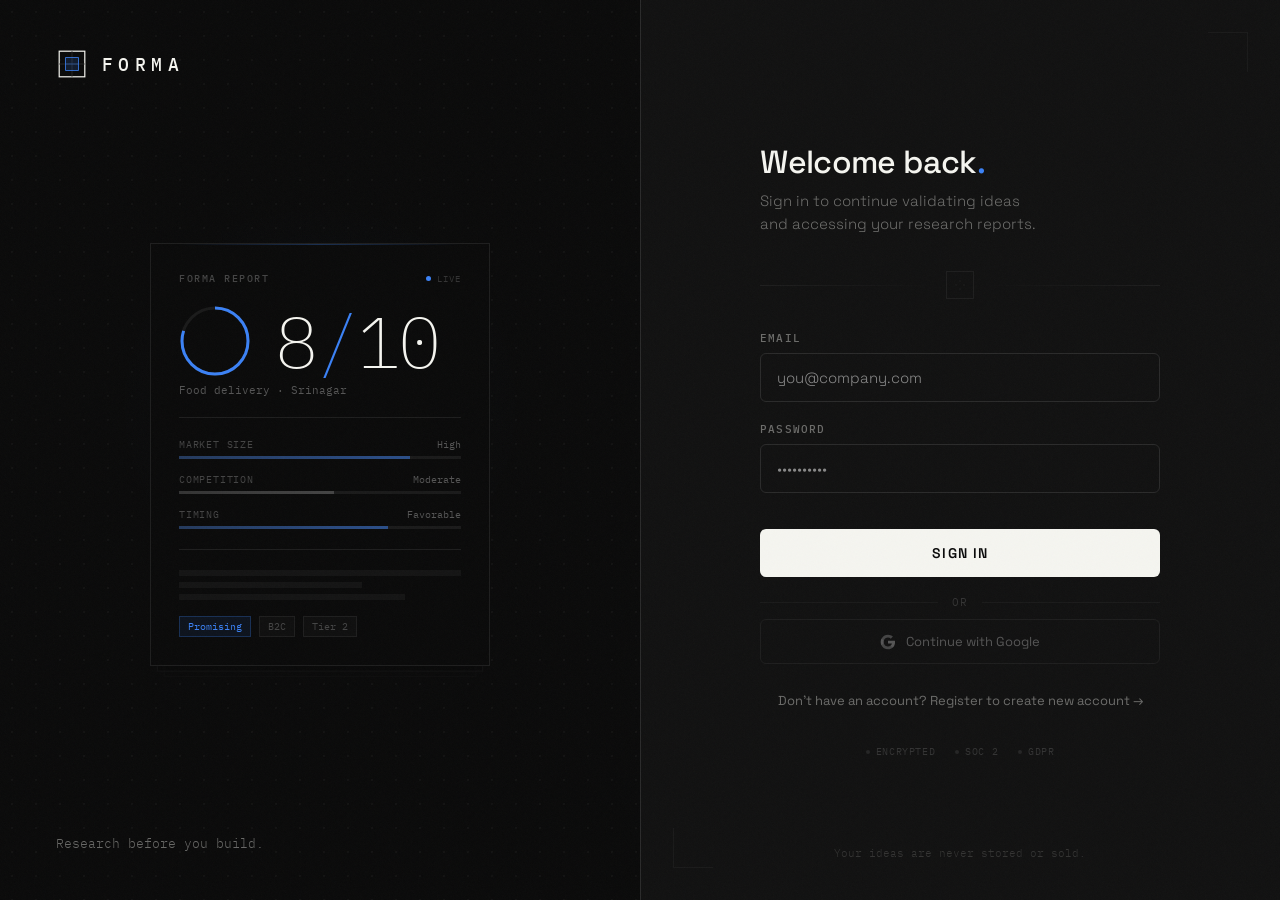
<file: frontend/login_test.html>
<!DOCTYPE html>
<html lang="en">
<head>
  <meta charset="UTF-8">
  <meta name="viewport" content="width=device-width, initial-scale=1.0">
  <meta name="description" content="Sign in to Forma — AI-powered market research tool. Access your reports and validate ideas.">
  <title>Forma — Sign In</title>
  <link rel="preconnect" href="https://fonts.googleapis.com">
  <link rel="preconnect" href="https://fonts.gstatic.com" crossorigin>
  <link href="https://fonts.googleapis.com/css2?family=IBM+Plex+Mono:wght@200;300;400;500;600&family=Space+Grotesk:wght@300;400;500;600;700&display=swap" rel="stylesheet">
  <link rel="stylesheet" href="login_test.css">
  
</head>
<body>
  <main class="login-container" id="login-page">

    <!-- Left: Brand Panel -->
    <section class="panel panel--brand" aria-label="Branding">
      <div class="wordmark">
        <svg class="wordmark__logo" viewBox="0 0 40 40" fill="none" xmlns="http://www.w3.org/2000/svg">
          <rect x="4" y="4" width="32" height="32" stroke="#f5f5f0" stroke-width="1.5" fill="none"/>
          <line x1="4" y1="20" x2="36" y2="20" stroke="#2a2a2a" stroke-width="1"/>
          <line x1="20" y1="4" x2="20" y2="36" stroke="#2a2a2a" stroke-width="1"/>
          <rect x="12" y="12" width="16" height="16" fill="#3b82f6" opacity="0.15"/>
          <rect x="12" y="12" width="16" height="16" stroke="#3b82f6" stroke-width="1" fill="none"/>
          <line x1="12" y1="20" x2="28" y2="20" stroke="#3b82f6" stroke-width="1" opacity="0.5"/>
        </svg>
        <span class="wordmark__text">FORMA</span>
      </div>

      <div class="scorecard-wrapper">
        <div class="card-stack" id="cardStack" aria-hidden="true">

          <!-- Card 1 -->
          <div class="report-card" data-pos="0" data-card="0">
            <div class="report-card__header">
              <div class="report-card__label">Forma Report</div>
              <div class="report-card__status">
                <span class="report-card__status-dot"></span>
                Live
              </div>
            </div>
            <div class="report-card__score-area">
              <svg class="score-arc" width="72" height="72" viewBox="0 0 72 72">
                <circle class="score-arc__bg" cx="36" cy="36" r="33" />
                <circle class="score-arc__fill" cx="36" cy="36" r="33"
                        transform="rotate(-90 36 36)"
                        data-target="41.4" />
              </svg>
              <div>
                <div class="report-card__score">8<span class="accent">/</span>10</div>
              </div>
            </div>
            <div class="report-card__context">Food delivery · Srinagar</div>
            <hr class="report-card__hr">
            <div class="report-card__metrics">
              <div class="metric">
                <div class="metric__header">
                  <span class="metric__name">Market Size</span>
                  <span class="metric__value">High</span>
                </div>
                <div class="metric__bar">
                  <div class="metric__fill metric__fill--accent" data-width="82"></div>
                </div>
              </div>
              <div class="metric">
                <div class="metric__header">
                  <span class="metric__name">Competition</span>
                  <span class="metric__value">Moderate</span>
                </div>
                <div class="metric__bar">
                  <div class="metric__fill" data-width="55"></div>
                </div>
              </div>
              <div class="metric">
                <div class="metric__header">
                  <span class="metric__name">Timing</span>
                  <span class="metric__value">Favorable</span>
                </div>
                <div class="metric__bar">
                  <div class="metric__fill metric__fill--accent" data-width="74"></div>
                </div>
              </div>
            </div>
            <hr class="report-card__hr">
            <div class="report-card__ghost-lines">
              <div class="report-card__ghost-line"></div>
              <div class="report-card__ghost-line"></div>
              <div class="report-card__ghost-line"></div>
            </div>
            <div class="report-card__tags">
              <span class="report-card__tag report-card__tag--accent">Promising</span>
              <span class="report-card__tag report-card__tag--neutral">B2C</span>
              <span class="report-card__tag report-card__tag--neutral">Tier 2</span>
            </div>
          </div>

          <!-- Card 2 -->
          <div class="report-card" data-pos="1" data-card="1">
            <div class="report-card__header">
              <div class="report-card__label">Forma Report</div>
              <div class="report-card__status">
                <span class="report-card__status-dot"></span>
                Live
              </div>
            </div>
            <div class="report-card__score-area">
              <svg class="score-arc" width="72" height="72" viewBox="0 0 72 72">
                <circle class="score-arc__bg" cx="36" cy="36" r="33" />
                <circle class="score-arc__fill" cx="36" cy="36" r="33"
                        transform="rotate(-90 36 36)"
                        data-target="82.8" />
              </svg>
              <div>
                <div class="report-card__score">6<span class="accent">/</span>10</div>
              </div>
            </div>
            <div class="report-card__context">EdTech platform · Bangalore</div>
            <hr class="report-card__hr">
            <div class="report-card__metrics">
              <div class="metric">
                <div class="metric__header">
                  <span class="metric__name">Market Size</span>
                  <span class="metric__value">Large</span>
                </div>
                <div class="metric__bar">
                  <div class="metric__fill metric__fill--accent" data-width="90"></div>
                </div>
              </div>
              <div class="metric">
                <div class="metric__header">
                  <span class="metric__name">Competition</span>
                  <span class="metric__value">Saturated</span>
                </div>
                <div class="metric__bar">
                  <div class="metric__fill" data-width="92"></div>
                </div>
              </div>
              <div class="metric">
                <div class="metric__header">
                  <span class="metric__name">Timing</span>
                  <span class="metric__value">Late</span>
                </div>
                <div class="metric__bar">
                  <div class="metric__fill" data-width="35"></div>
                </div>
              </div>
            </div>
            <hr class="report-card__hr">
            <div class="report-card__ghost-lines">
              <div class="report-card__ghost-line"></div>
              <div class="report-card__ghost-line"></div>
              <div class="report-card__ghost-line"></div>
            </div>
            <div class="report-card__tags">
              <span class="report-card__tag report-card__tag--red">Risky</span>
              <span class="report-card__tag report-card__tag--neutral">B2C</span>
              <span class="report-card__tag report-card__tag--neutral">Tier 1</span>
            </div>
          </div>

          <!-- Card 3 -->
          <div class="report-card" data-pos="2" data-card="2">
            <div class="report-card__header">
              <div class="report-card__label">Forma Report</div>
              <div class="report-card__status">
                <span class="report-card__status-dot"></span>
                Live
              </div>
            </div>
            <div class="report-card__score-area">
              <svg class="score-arc" width="72" height="72" viewBox="0 0 72 72">
                <circle class="score-arc__bg" cx="36" cy="36" r="33" />
                <circle class="score-arc__fill" cx="36" cy="36" r="33"
                        transform="rotate(-90 36 36)"
                        data-target="20.7" />
              </svg>
              <div>
                <div class="report-card__score">9<span class="accent">/</span>10</div>
              </div>
            </div>
            <div class="report-card__context">Sustainable fashion · Mumbai</div>
            <hr class="report-card__hr">
            <div class="report-card__metrics">
              <div class="metric">
                <div class="metric__header">
                  <span class="metric__name">Market Size</span>
                  <span class="metric__value">Growing</span>
                </div>
                <div class="metric__bar">
                  <div class="metric__fill metric__fill--accent" data-width="76"></div>
                </div>
              </div>
              <div class="metric">
                <div class="metric__header">
                  <span class="metric__name">Competition</span>
                  <span class="metric__value">Low</span>
                </div>
                <div class="metric__bar">
                  <div class="metric__fill" data-width="28"></div>
                </div>
              </div>
              <div class="metric">
                <div class="metric__header">
                  <span class="metric__name">Timing</span>
                  <span class="metric__value">Perfect</span>
                </div>
                <div class="metric__bar">
                  <div class="metric__fill metric__fill--accent" data-width="95"></div>
                </div>
              </div>
            </div>
            <hr class="report-card__hr">
            <div class="report-card__ghost-lines">
              <div class="report-card__ghost-line"></div>
              <div class="report-card__ghost-line"></div>
              <div class="report-card__ghost-line"></div>
            </div>
            <div class="report-card__tags">
              <span class="report-card__tag report-card__tag--accent">Strong Signal</span>
              <span class="report-card__tag report-card__tag--neutral">D2C</span>
              <span class="report-card__tag report-card__tag--neutral">Metro</span>
            </div>
          </div>

        </div>
      </div>

      <div class="tagline">Research before you build.</div>
    </section>

    <!-- Right: Form Panel -->
    <section class="panel panel--form" aria-label="Sign in">
      <div class="form-wrapper">
        <h1 class="form-heading">Welcome back<span class="accent-dot">.</span></h1>
        <p class="form-subtext">Sign in to continue validating ideas<br>and accessing your research reports.</p>

        <div class="form-divider">
          <div class="form-divider__line"></div>
          <div class="form-divider__icon">
            <svg viewBox="0 0 24 24" fill="none" stroke="currentColor" stroke-width="1.5" color="#444">
              <path d="M12 2v4m0 12v4M2 12h4m12 0h4" />
            </svg>
          </div>
          <div class="form-divider__line"></div>
        </div>

        <form id="signin-form" autocomplete="on">
          <div class="form-group">
            <label class="form-label" for="email-input">Email</label>
            <input
              class="form-input"
              type="email"
              id="email-input"
              name="email"
              placeholder="you@company.com"
              required
              autocomplete="email"
            >
          </div>

          <div class="form-group">
            <label class="form-label" for="password-input">Password</label>
            <input
              class="form-input"
              type="password"
              id="password-input"
              name="password"
              placeholder="••••••••••"
              required
              autocomplete="current-password"
            >
          </div>

          <button type="submit" class="btn-signin" id="signin-button">Sign in</button>
        </form>

        <div class="or-divider">
          <div class="or-divider__line"></div>
          <span class="or-divider__text">or</span>
          <div class="or-divider__line"></div>
        </div>

        <button type="button" class="btn-sso" id="google-signin">
          <svg viewBox="0 0 24 24" fill="none">
            <path d="M22.56 12.25c0-.78-.07-1.53-.2-2.25H12v4.26h5.92a5.06 5.06 0 0 1-2.2 3.32v2.77h3.57c2.08-1.92 3.28-4.74 3.28-8.1z" fill="#555"/>
            <path d="M12 23c2.97 0 5.46-.98 7.28-2.66l-3.57-2.77c-.98.66-2.23 1.06-3.71 1.06-2.86 0-5.29-1.93-6.16-4.53H2.18v2.84C3.99 20.53 7.7 23 12 23z" fill="#444"/>
            <path d="M5.84 14.09c-.22-.66-.35-1.36-.35-2.09s.13-1.43.35-2.09V7.07H2.18C1.43 8.55 1 10.22 1 12s.43 3.45 1.18 4.93l2.85-2.22.81-.62z" fill="#555"/>
            <path d="M12 5.38c1.62 0 3.06.56 4.21 1.64l3.15-3.15C17.45 2.09 14.97 1 12 1 7.7 1 3.99 3.47 2.18 7.07l3.66 2.84c.87-2.6 3.3-4.53 6.16-4.53z" fill="#444"/>
          </svg>
          Continue with Google
        </button>

        <a href="#" class="signup-link" id="signup-link">
          Don't have an account? Register to create new account <span class="arrow">→</span>
        </a>

        <div class="trust-badges">
          <div class="trust-badge">
            <span class="trust-badge__dot"></span>
            Encrypted
          </div>
          <div class="trust-badge">
            <span class="trust-badge__dot"></span>
            SOC 2
          </div>
          <div class="trust-badge">
            <span class="trust-badge__dot"></span>
            GDPR
          </div>
        </div>
      </div>

      <p class="privacy-note">Your ideas are never stored or sold.</p>
    </section>

  </main>

  <script src="login_test.js"></script>

  
</body>
</html>
</file>
<file: frontend/login_test.css>
*, *::before, *::after {
      margin: 0;
      padding: 0;
      box-sizing: border-box;
    }

    :root {
      --bg-dark: #0a0a0a;
      --bg-panel: #111111;
      --text-primary: #f5f5f0;
      --border: #2a2a2a;
      --accent: #3b82f6;
      --text-muted: rgba(245, 245, 240, 0.4);
      --text-dim: rgba(245, 245, 240, 0.15);
      --ease-out: cubic-bezier(0.16, 1, 0.3, 1);
    }

    html, body {
      height: 100%;
      font-family: 'IBM Plex Mono', monospace;
      background: var(--bg-dark);
      color: var(--text-primary);
      -webkit-font-smoothing: antialiased;
      -moz-osx-font-smoothing: grayscale;
    }

    /* ---- Layout ---- */
    .login-container {
      display: flex;
      height: 100vh;
      width: 100vw;
      overflow: hidden;
    }

    .panel {
      flex: 1;
      display: flex;
      flex-direction: column;
      justify-content: space-between;
      padding: 48px 56px;
      position: relative;
    }

    .panel--brand {
      background: var(--bg-dark);
      border-right: 1px solid var(--border);
      overflow: hidden;
    }

    /* Dot grid background */
    .panel--brand::before {
      content: '';
      position: absolute;
      inset: 0;
      background-image: radial-gradient(rgba(245, 245, 240, 0.03) 1px, transparent 1px);
      background-size: 24px 24px;
      pointer-events: none;
      z-index: 0;
    }

    /* Ambient glow behind card */
    .panel--brand::after {
      content: '';
      position: absolute;
      top: 45%;
      left: 50%;
      transform: translate(-50%, -50%);
      width: 420px;
      height: 420px;
      background: radial-gradient(circle, rgba(59, 130, 246, 0.05) 0%, rgba(59, 130, 246, 0.02) 30%, transparent 70%);
      pointer-events: none;
      z-index: 0;
    }

    .panel--form {
      background: var(--bg-panel);
      justify-content: center;
      align-items: center;
      font-family: 'Space Grotesk', sans-serif;
    }

    /* Decorative corner brackets on form panel */
    .panel--form::before,
    .panel--form::after {
      content: '';
      position: absolute;
      width: 40px;
      height: 40px;
      border-color: #1a1a1a;
      border-style: solid;
      pointer-events: none;
      z-index: 1;
    }

    .panel--form::before {
      top: 32px;
      right: 32px;
      border-width: 1px 1px 0 0;
    }

    .panel--form::after {
      bottom: 32px;
      left: 32px;
      border-width: 0 0 1px 1px;
    }

    /* Noise texture overlay */
    .login-container::after {
      content: '';
      position: fixed;
      inset: 0;
      opacity: 0.03;
      background-image: url("data:image/svg+xml,%3Csvg viewBox='0 0 256 256' xmlns='http://www.w3.org/2000/svg'%3E%3Cfilter id='n'%3E%3CfeTurbulence type='fractalNoise' baseFrequency='0.9' numOctaves='4' stitchTiles='stitch'/%3E%3C/filter%3E%3Crect width='100%25' height='100%25' filter='url(%23n)'/%3E%3C/svg%3E");
      background-size: 128px 128px;
      pointer-events: none;
      z-index: 100;
    }

    /* ---- Brand Panel ---- */
    .wordmark {
      display: flex;
      align-items: center;
      gap: 14px;
      position: relative;
      z-index: 1;
      opacity: 0;
      animation: fadeIn 0.4s ease forwards 0.1s;
    }

    .wordmark__logo {
      width: 32px;
      height: 32px;
      flex-shrink: 0;
    }

    .wordmark__text {
      font-size: 18px;
      font-weight: 500;
      letter-spacing: 0.3em;
      text-transform: uppercase;
      color: var(--text-primary);
    }

    .scorecard-wrapper {
      display: flex;
      flex-direction: column;
      align-items: center;
      justify-content: center;
      flex: 1;
      position: relative;
      z-index: 1;
      opacity: 0;
      animation: settleUp12 0.6s var(--ease-out) forwards 0.1s;
    }

    /* ---- Card Stack / Carousel ---- */
    .card-stack {
      position: relative;
      max-width: 340px;
      width: 100%;
      height: 430px;
    }

    .report-card {
      border: 1px solid #1e1e1e;
      padding: 28px;
      position: absolute;
      top: 0;
      left: 0;
      right: 0;
      background: var(--bg-dark);
      transition: transform 0.8s cubic-bezier(0.4, 0, 0.2, 1),
                  opacity 0.8s cubic-bezier(0.4, 0, 0.2, 1);
      will-change: transform, opacity;
    }

    /* Accent line at top of card */
    .report-card::before {
      content: '';
      position: absolute;
      top: 0;
      left: 28px;
      right: 28px;
      height: 1px;
      background: linear-gradient(90deg, transparent, rgba(59, 130, 246, 0.3), transparent);
    }

    /* Card layer positions — front to back */
    .report-card[data-pos="0"] {
      z-index: 3;
      transform: translateY(0) scale(1);
      opacity: 1;
    }

    .report-card[data-pos="1"] {
      z-index: 2;
      transform: translateY(14px) scale(0.96);
      opacity: 0.45;
    }

    .report-card[data-pos="2"] {
      z-index: 1;
      transform: translateY(28px) scale(0.92);
      opacity: 0.2;
    }

    .report-card__header {
      display: flex;
      justify-content: space-between;
      align-items: center;
      margin-bottom: 20px;
    }

    .report-card__label {
      font-size: 10px;
      font-weight: 500;
      letter-spacing: 0.15em;
      text-transform: uppercase;
      color: #444;
    }

    .report-card__status {
      display: flex;
      align-items: center;
      gap: 6px;
      font-size: 9px;
      letter-spacing: 0.1em;
      text-transform: uppercase;
      color: #333;
    }

    .report-card__status-dot {
      width: 5px;
      height: 5px;
      background: var(--accent);
      border-radius: 50%;
      animation: pulse-dot 2s ease-in-out infinite;
    }

    @keyframes pulse-dot {
      0%, 100% { opacity: 0.4; }
      50% { opacity: 1; }
    }

    /* Score area with arc */
    .report-card__score-area {
      display: flex;
      align-items: center;
      gap: 24px;
      margin-bottom: 6px;
    }

    .score-arc {
      flex-shrink: 0;
    }

    .score-arc__bg {
      fill: none;
      stroke: #1a1a1a;
      stroke-width: 3;
    }

    .score-arc__fill {
      fill: none;
      stroke: var(--accent);
      stroke-width: 3;
      stroke-linecap: butt;
      stroke-dasharray: 207;
      transition: stroke-dashoffset 0.8s var(--ease-out);
    }

    .report-card__score {
      font-size: 72px;
      font-weight: 200;
      line-height: 1;
      color: var(--text-primary);
      letter-spacing: -0.03em;
    }

    .report-card__score .accent {
      color: var(--accent);
    }

    .report-card__context {
      font-size: 11px;
      color: #555;
      margin-bottom: 20px;
    }

    .report-card__hr {
      border: none;
      border-top: 1px solid #1e1e1e;
      margin: 0 0 20px;
    }

    /* Metric bars */
    .report-card__metrics {
      display: flex;
      flex-direction: column;
      gap: 14px;
      margin-bottom: 20px;
    }

    .metric {
      display: flex;
      flex-direction: column;
      gap: 5px;
    }

    .metric__header {
      display: flex;
      justify-content: space-between;
      align-items: center;
    }

    .metric__name {
      font-size: 10px;
      color: #444;
      text-transform: uppercase;
      letter-spacing: 0.08em;
    }

    .metric__value {
      font-size: 10px;
      color: #555;
    }

    .metric__bar {
      height: 3px;
      background: #1a1a1a;
      position: relative;
      overflow: hidden;
    }

    .metric__fill {
      position: absolute;
      top: 0;
      left: 0;
      height: 100%;
      background: linear-gradient(90deg, #333, #444);
      transition: width 0.8s var(--ease-out);
      width: 0%;
    }

    .metric__fill--accent {
      background: linear-gradient(90deg, rgba(59, 130, 246, 0.3), rgba(59, 130, 246, 0.5));
    }

    /* Ghost text lines */
    .report-card__ghost-lines {
      margin-bottom: 16px;
    }

    .report-card__ghost-line {
      height: 6px;
      background: #141414;
      margin-bottom: 6px;
    }

    .report-card__ghost-line:nth-child(1) { width: 100%; }
    .report-card__ghost-line:nth-child(2) { width: 65%; }
    .report-card__ghost-line:nth-child(3) { width: 80%; }

    /* Tags row */
    .report-card__tags {
      display: flex;
      gap: 8px;
      flex-wrap: wrap;
    }

    .report-card__tag {
      display: inline-block;
      font-size: 10px;
      font-family: 'IBM Plex Mono', monospace;
      padding: 3px 8px;
    }

    .report-card__tag--accent {
      background: rgba(59, 130, 246, 0.08);
      border: 1px solid rgba(59, 130, 246, 0.25);
      color: var(--accent);
    }

    .report-card__tag--neutral {
      background: rgba(255, 255, 255, 0.02);
      border: 1px solid #1e1e1e;
      color: #444;
    }

    .report-card__tag--red {
      background: rgba(255, 80, 80, 0.06);
      border: 1px solid rgba(255, 80, 80, 0.2);
      color: #e85050;
    }

    .tagline {
      font-size: 13px;
      font-weight: 300;
      color: var(--text-muted);
      position: relative;
      z-index: 1;
      opacity: 0;
      animation: fadeIn 0.4s ease forwards 0.5s;
    }

    /* ---- Form Panel ---- */
    .form-wrapper {
      width: 100%;
      max-width: 400px;
      opacity: 0;
      animation: settleUp8 0.5s var(--ease-out) forwards 0.2s;
    }

    .form-heading {
      font-size: 32px;
      font-weight: 500;
      margin-bottom: 8px;
      color: var(--text-primary);
      letter-spacing: -0.02em;
    }

    .form-heading .accent-dot {
      color: var(--accent);
    }

    .form-subtext {
      font-size: 15px;
      font-weight: 300;
      color: var(--text-muted);
      margin-bottom: 36px;
      line-height: 1.5;
    }

    .form-divider {
      display: flex;
      align-items: center;
      gap: 12px;
      margin-bottom: 32px;
      opacity: 0;
      animation: fadeIn 0.4s ease forwards 0.25s;
    }

    .form-divider__line {
      flex: 1;
      height: 1px;
      background: linear-gradient(90deg, #1e1e1e, transparent);
    }

    .form-divider__line:last-child {
      background: linear-gradient(90deg, transparent, #1e1e1e);
    }

    .form-divider__icon {
      width: 28px;
      height: 28px;
      border: 1px solid #1e1e1e;
      display: flex;
      align-items: center;
      justify-content: center;
      flex-shrink: 0;
    }

    .form-divider__icon svg {
      width: 12px;
      height: 12px;
      opacity: 0.3;
    }

    .form-group {
      margin-bottom: 20px;
      opacity: 0;
      animation: settleUp6 0.45s var(--ease-out) forwards;
    }

    .form-group:nth-child(1) {
      animation-delay: 0.3s;
    }

    .form-group:nth-child(2) {
      animation-delay: 0.38s;
    }

    .btn-signin {
      opacity: 0;
      animation: settleUp6 0.45s var(--ease-out) forwards 0.46s;
    }

    .form-label {
      display: block;
      font-size: 11px;
      font-weight: 500;
      letter-spacing: 0.1em;
      text-transform: uppercase;
      color: var(--text-muted);
      margin-bottom: 8px;
      font-family: 'IBM Plex Mono', monospace;
    }

    .form-input {
      width: 100%;
      padding: 14px 16px;
      background: transparent;
      border: 1px solid var(--border);
      border-radius: 6px;
      font-family: 'Space Grotesk', sans-serif;
      font-size: 15px;
      font-weight: 400;
      color: var(--text-primary);
      outline: none;
      transition: border-color 0.2s ease, border-left-width 0.2s ease;
    }

    .form-input::placeholder {
      color: #888;
      font-weight: 300;
    }

    .form-input:focus {
      border-color: var(--text-primary);
      border-left: 2px solid var(--accent);
    }

    .btn-signin {
      width: 100%;
      padding: 15px;
      margin-top: 16px;
      background: var(--text-primary);
      color: var(--bg-dark);
      border: none;
      border-radius: 6px;
      font-family: 'Space Grotesk', sans-serif;
      font-size: 14px;
      font-weight: 600;
      letter-spacing: 0.08em;
      text-transform: uppercase;
      cursor: pointer;
      transition: background 0.2s ease, letter-spacing 0.3s ease;
    }

    .btn-signin:hover {
      background: var(--accent);
      letter-spacing: 0.14em;
    }

    /* SSO button */
    .btn-sso {
      width: 100%;
      padding: 13px;
      margin-top: 10px;
      background: transparent;
      color: #555;
      border: 1px solid #1e1e1e;
      border-radius: 6px;
      font-family: 'Space Grotesk', sans-serif;
      font-size: 13px;
      font-weight: 400;
      cursor: pointer;
      transition: border-color 0.2s ease, color 0.2s ease;
      display: flex;
      align-items: center;
      justify-content: center;
      gap: 10px;
      opacity: 0;
      animation: settleUp6 0.45s var(--ease-out) forwards 0.52s;
    }

    .btn-sso:hover {
      border-color: #333;
      color: var(--text-primary);
    }

    .btn-sso svg {
      width: 16px;
      height: 16px;
    }

    .or-divider {
      display: flex;
      align-items: center;
      gap: 14px;
      margin-top: 18px;
      opacity: 0;
      animation: fadeIn 0.4s ease forwards 0.5s;
    }

    .or-divider__line {
      flex: 1;
      height: 1px;
      background: #1a1a1a;
    }

    .or-divider__text {
      font-size: 11px;
      color: #333;
      text-transform: uppercase;
      letter-spacing: 0.1em;
      font-family: 'IBM Plex Mono', monospace;
    }

    .signup-link {
      display: block;
      text-align: center;
      margin-top: 28px;
      font-size: 13px;
      font-weight: 400;
      color: var(--text-muted);
      text-decoration: none;
      transition: color 0.3s ease;
      opacity: 0;
      animation: settleUp6 0.45s var(--ease-out) forwards 0.58s;
    }

    .signup-link:hover {
      color: var(--accent);
    }

    .signup-link .arrow {
      display: inline-block;
      transition: transform 0.3s ease;
    }

    .signup-link:hover .arrow {
      transform: translateX(4px);
    }

    /* Trust badges */
    .trust-badges {
      display: flex;
      justify-content: center;
      gap: 20px;
      margin-top: 36px;
      opacity: 0;
      animation: fadeIn 0.4s ease forwards 0.65s;
    }

    .trust-badge {
      display: flex;
      align-items: center;
      gap: 6px;
      font-size: 10px;
      color: #333;
      text-transform: uppercase;
      letter-spacing: 0.06em;
      font-family: 'IBM Plex Mono', monospace;
    }

    .trust-badge__dot {
      width: 4px;
      height: 4px;
      background: #252525;
      border-radius: 50%;
    }

    .privacy-note {
      position: absolute;
      bottom: 40px;
      left: 50%;
      transform: translateX(-50%);
      font-size: 11px;
      font-weight: 300;
      color: var(--text-dim);
      text-align: center;
      white-space: nowrap;
      font-family: 'IBM Plex Mono', monospace;
      opacity: 0;
      animation: fadeIn 0.4s ease forwards 0.6s;
    }

    /* ---- Animations ---- */
    @keyframes fadeIn {
      from { opacity: 0; }
      to   { opacity: 1; }
    }

    @keyframes settleUp12 {
      from { opacity: 0; transform: translateY(12px); }
      to   { opacity: 1; transform: translateY(0); }
    }

    @keyframes settleUp8 {
      from { opacity: 0; transform: translateY(8px); }
      to   { opacity: 1; transform: translateY(0); }
    }

    @keyframes settleUp6 {
      from { opacity: 0; transform: translateY(6px); }
      to   { opacity: 1; transform: translateY(0); }
    }

    /* ---- Responsive ---- */
    @media (max-width: 860px) {
      .login-container {
        flex-direction: column;
      }

      .panel--brand {
        border-right: none;
        border-bottom: 1px solid var(--border);
        padding: 32px 32px;
        flex: 0 0 auto;
        min-height: 360px;
      }

      .panel--form {
        flex: 1;
        padding: 40px 32px 80px;
      }

      .report-card__score {
        font-size: 48px;
      }

      .report-card {
        padding: 20px;
      }

      .card-stack {
        height: 350px;
      }

      .score-arc {
        display: none;
      }

      .privacy-note {
        bottom: 24px;
      }
    }
</file>
